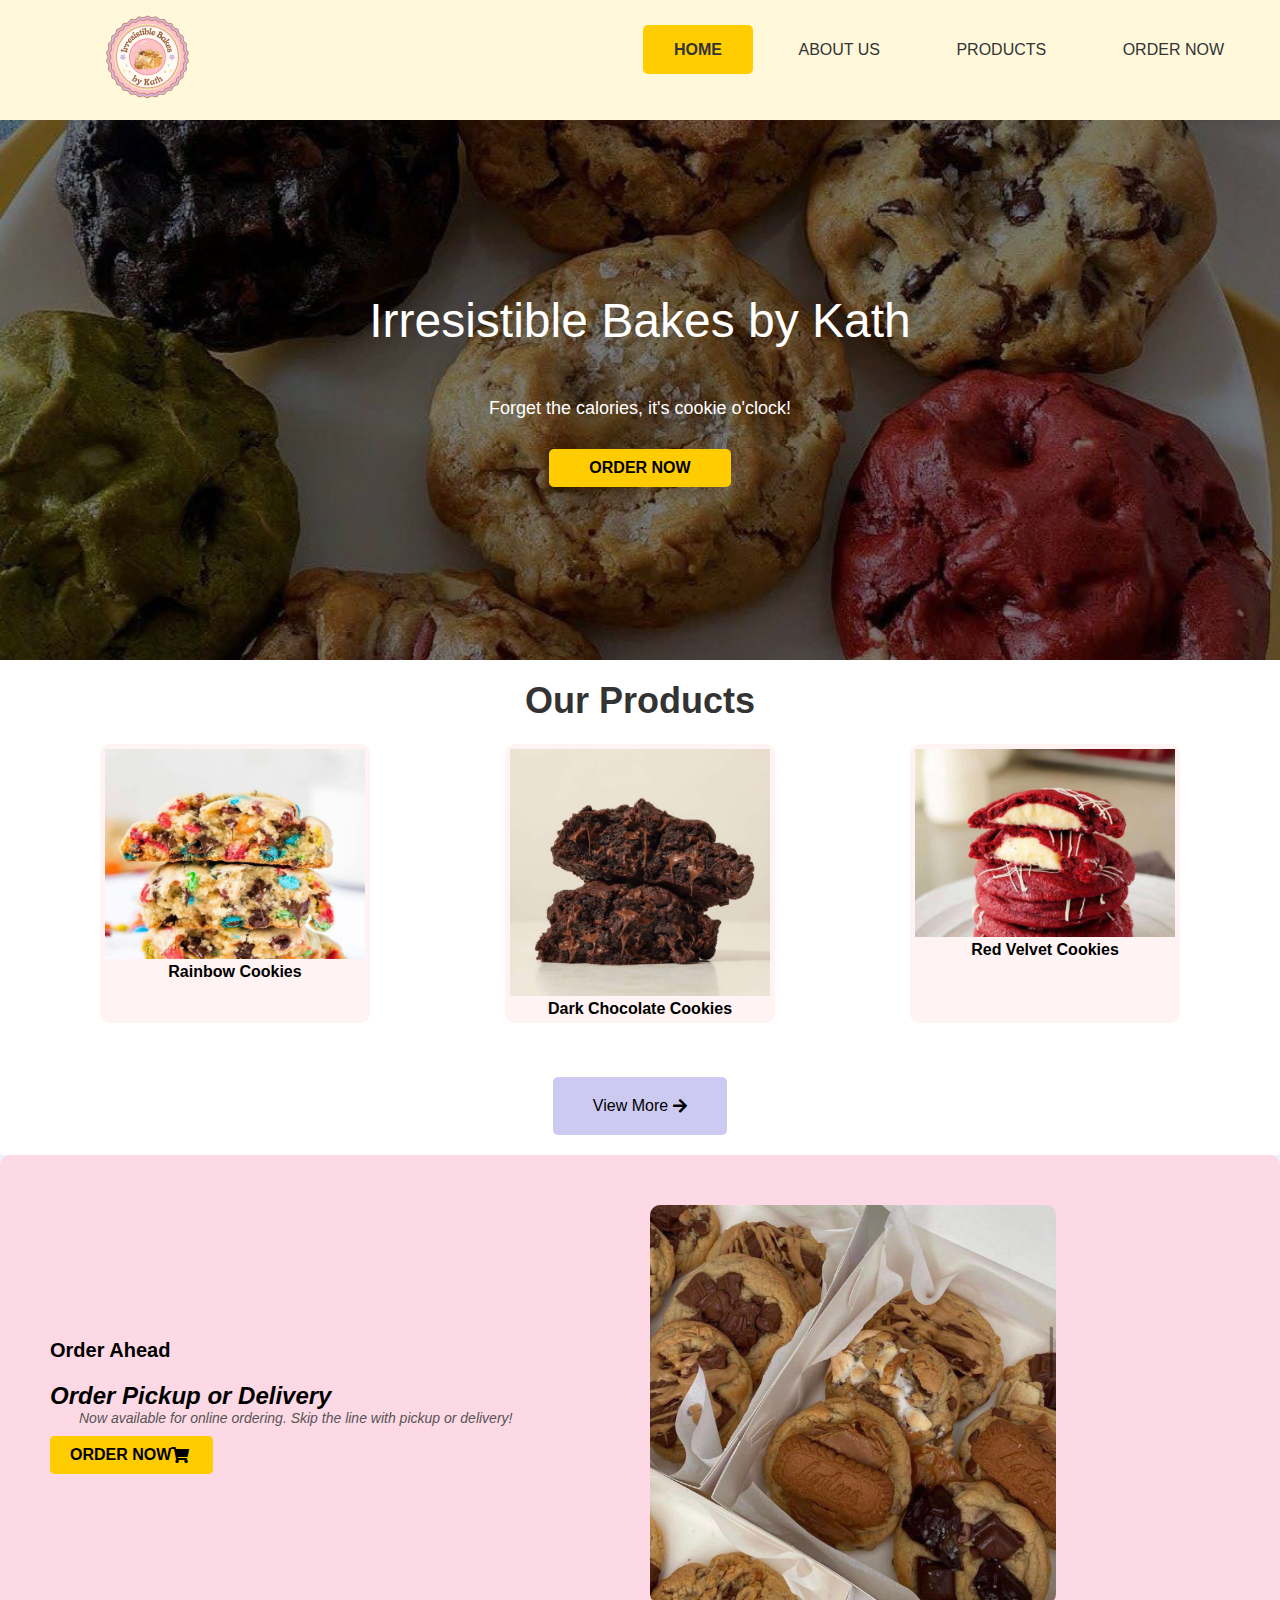
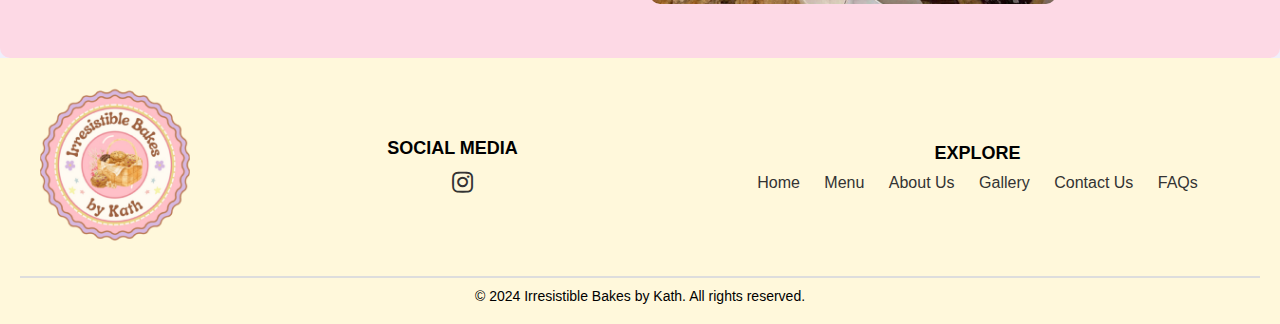
<file: index.html>
<!DOCTYPE html>
<html lang="en">
<head>
    <meta charset="UTF-8">
    <meta name="viewport" content="width=device-width, initial-scale=1.0">
    <title>Irresistible Bakes by Kath</title>
    <link rel="stylesheet" href="css/header.css">
    <link rel="stylesheet" href="css/footer.css">
    <link rel="stylesheet" href="css/style.css">
    <link rel="stylesheet" href="https://cdnjs.cloudflare.com/ajax/libs/font-awesome/5.15.3/css/all.min.css">
</head>
<body>
    <!-- Header (fixed and consistent with other pages) -->
    <header>
        <nav>
            <input type="checkbox" id="check">
            <label for="check" class="checkbtn"><i class="fas fa-bars"></i></label>
            <label class="logo"><img src="img/logo.png" alt="Bakes by Kath"></label>
            <ul>
              <li><a class="active" href="index.html">Home</a></li>
              <li><a href="about-us.html">About Us</a></li>
              <li><a href="product-page.html">Products</a></li>
              <li><a href="order-now.html">Order Now</a></li>
            </ul>
        </nav>
    </header>

    <!------------------ WELCOME SECTION -------------> 
    <section class="hero">
        <div class="overlay"></div>
        <div class="hero-content">
            <div class="text-container">
                <h1>Irresistible Bakes by Kath</h1>
                <h5>Forget the calories, it's cookie o'clock!</h5>
                <button class="order-button"><a href="order-now.html">ORDER NOW</a></button>
            </div>
        </div>
    </section>

    <!------------------ OUR PRODUCTS SECTION -------------> 
    <section class="course">
        <h1>Our Products</h1>
        <div class="row">
            <div class="product-col">
                <img src="img/rainbow.jpg" alt="Rainbow Cookies" class="product-image">
                <h4>Rainbow Cookies</h4>
            </div>
            <div class="product-col">
                <img src="img/dark chocolate.jpg" alt="Dark Chocolate Cookies" class="product-image">
                <h4>Dark Chocolate Cookies</h4>
            </div>
            <div class="product-col">
                <img src="img/red velvet.jpg" alt="Red Velvet Cookies" class="product-image">
                <h4>Red Velvet Cookies</h4>
            </div>
        </div>
        <!-- View More Button -->
        <button class="view-more-btn"><a href="product-page.html">View More <i class="fas fa-arrow-right"></i></a></button>
    </section>

    <!------------------ ORDER AHEAD SECTION -------------> 
    <section class="order-ahead">
        <div class="order-ahead-content">
            <div class="order-text">
                <h2>Order Ahead</h2>
                <h1 style="font-style: italic;">Order Pickup or Delivery</h1>
                <p style="font-style: italic;">Now available for online ordering. Skip the line with pickup or delivery!</p>
                <button class="order-btn"><a href="order-now.html"> ORDER NOW  <i class="fas fa-shopping-cart"></i> </a></button>
            </div>
            <div class="order-image">
                <img src="img/cookies 2.jpg" alt="Order Ahead Image" class="order-img">
            </div>
        </div>
    </section>

    <!------------------ FOOTER -------------> 
    <footer>
        <div class="container">
            <div class="footer-logo">
                <img src="img/footer_logo.png" alt="Irresistible Bakes by Kath">
            </div>
            <div class="footer-content">
                <h3>SOCIAL MEDIA</h3>
                <ul class="social-icons">
                    <li><a href="#"><i class="fa-brands fa-square-facebook"></i></a></li>
                    <li><a href="#"><i class="fab fa-instagram"></i></a></li>
                </ul>
            </div>
            <div class="footer-content">
                <h3>EXPLORE</h3>
                <ul class="explore-links">
                    <li><a href="index.html">Home</a></li>
                    <li><a href="#">Menu</a></li>
                    <li><a href="about-us.html">About Us</a></li>
                    <li><a href="#">Gallery</a></li>
                    <li><a href="#">Contact Us</a></li>
                    <li><a href="#">FAQs</a></li>
                </ul>
            </div>
        </div>
        <div class="bottom-bar">
            <hr>
            <p>© 2024 Irresistible Bakes by Kath. All rights reserved.</p>
        </div>
    </footer>
</body>
</html>
</file>
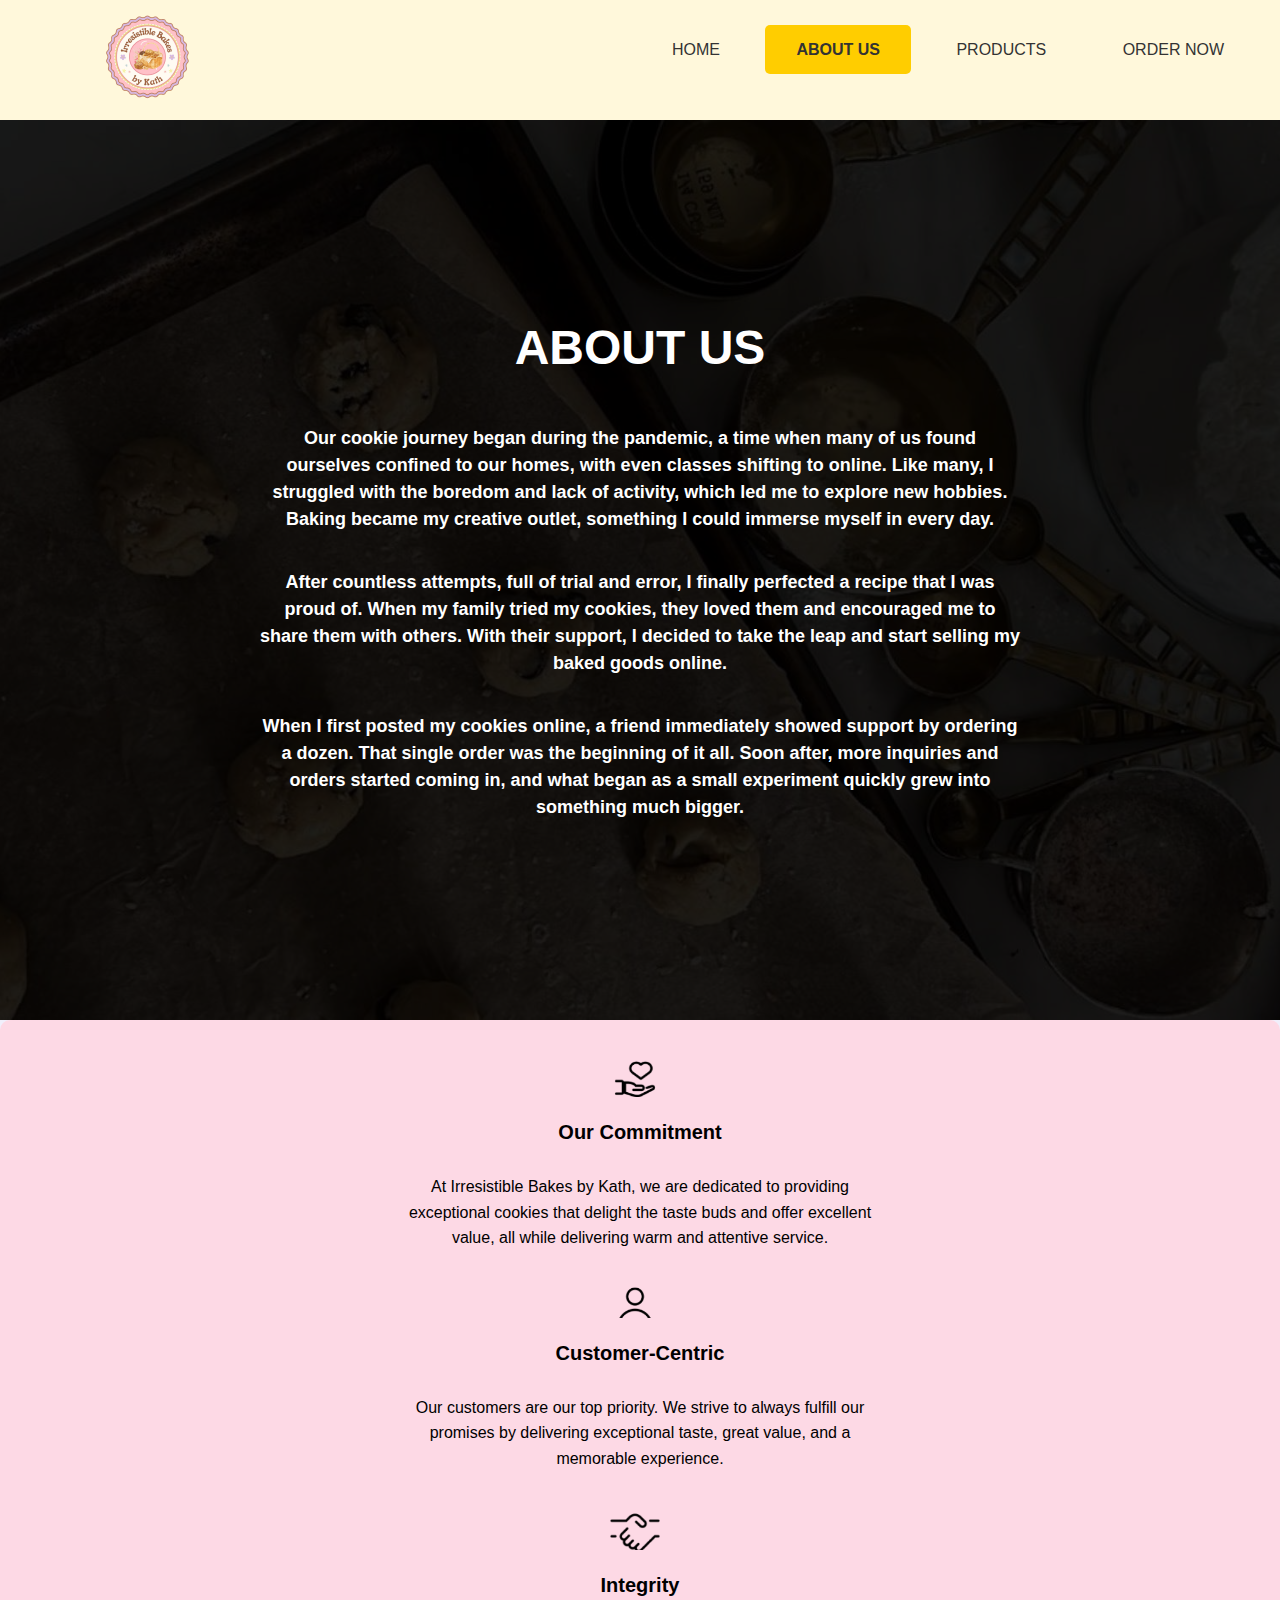
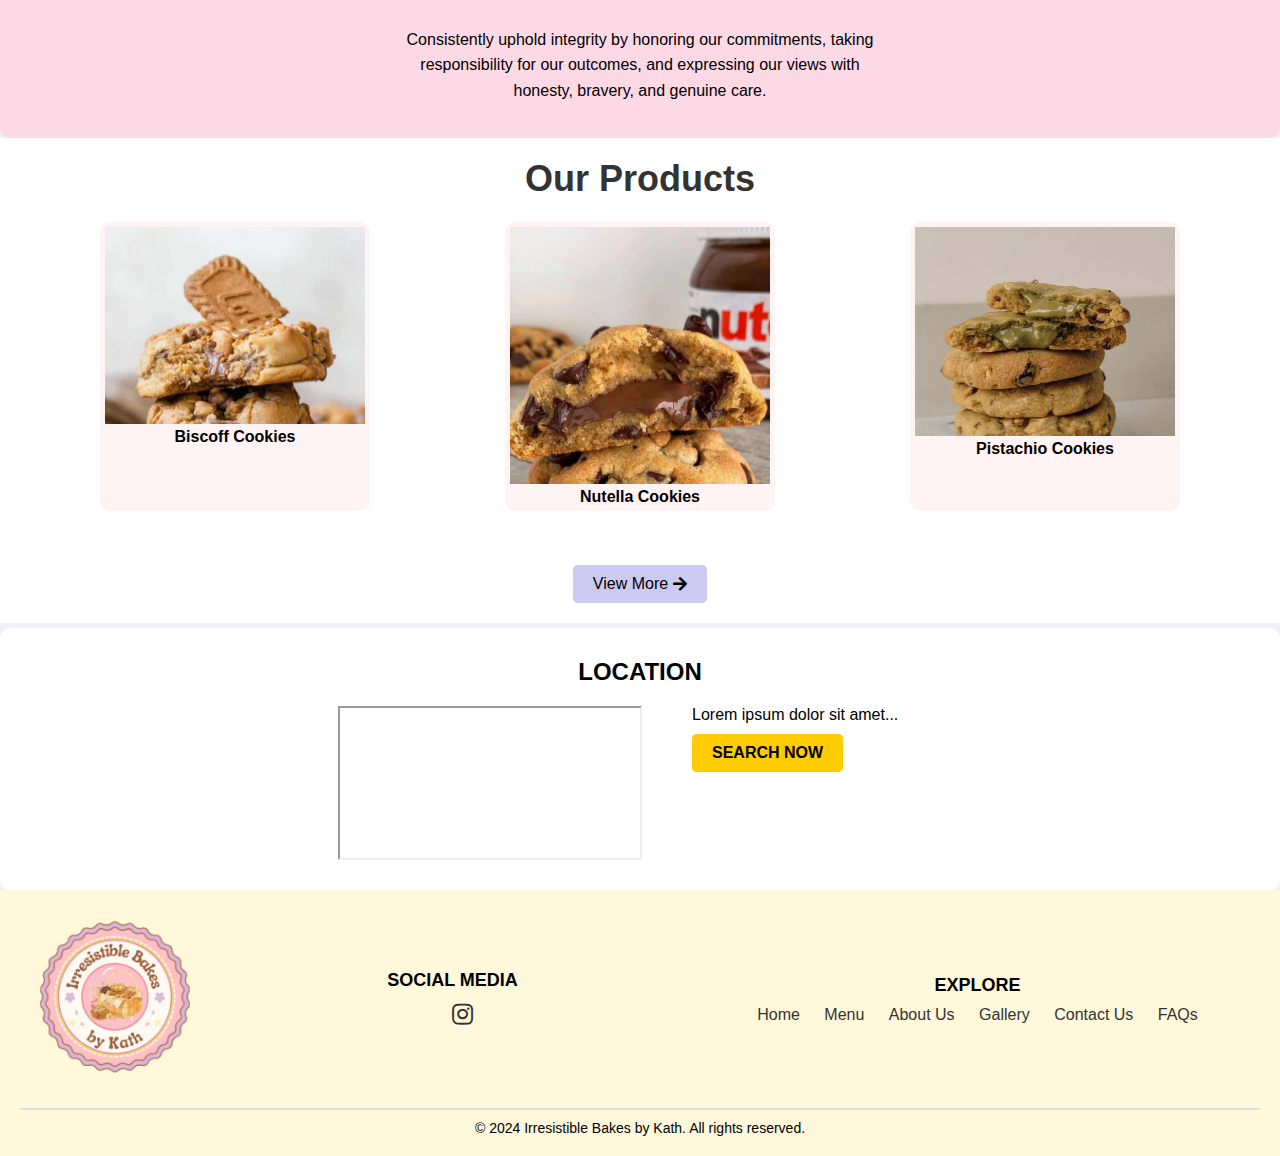
<file: about-us.html>
<!DOCTYPE html>
<html lang="en">
<head>
    <meta charset="UTF-8">
    <meta name="viewport" content="width=device-width, initial-scale=1.0">
    <title>Irresistible Bakes by Kath</title>
    <link rel="stylesheet" href="css/header.css">
    <link rel="stylesheet" href="css/footer.css">
    <link rel="stylesheet" href="css/style.css">
    <link rel="stylesheet" href="https://cdnjs.cloudflare.com/ajax/libs/font-awesome/5.15.3/css/all.min.css">
</head>
<body>
    <!-- Header (fixed and consistent with other pages) -->
    <header>
        <nav>
            <input type="checkbox" id="check">
            <label for="check" class="checkbtn"><i class="fas fa-bars"></i></label>
            <label class="logo"><img src="img/logo.png" alt="Bakes by Kath"></label>
            <ul>
              <li><a href="index.html">Home</a></li>
              <li><a class="active" href="about-us.html">About Us</a></li>
              <li><a href="product-page.html">Products</a></li>
              <li><a href="order-now.html">Order Now</a></li>
            </ul>
        </nav>
    </header>
    <section class="hero-section">
        <div class="overlay">
            <div class="hero-content">
                <h1>ABOUT US</h1>
                <p>Our cookie journey began during the pandemic, a time when many of us found ourselves confined to our homes, with even classes shifting to online. Like many, I struggled with the boredom and lack of activity, which led me to explore new hobbies. Baking became my creative outlet, something I could immerse myself in every day.</p>
                <br><br>
                <p>After countless attempts, full of trial and error, I finally perfected a recipe that I was proud of. When my family tried my cookies, they loved them and encouraged me to share them with others. With their support, I decided to take the leap and start selling my baked goods online.
                </p>
                <br><br>
                <p>When I first posted my cookies online, a friend immediately showed support by ordering a dozen. That single order was the beginning of it all. Soon after, more inquiries and orders started coming in, and what began as a small experiment quickly grew into something much bigger.</p>
            </div>
        </div>
    </section>

    <section class="about-us">
        <div class="commitment">
            <div class="commitment-item">
                <img src="img/commit.png" alt="Commitment" class="commitment-icon">
                <h2>Our Commitment</h2>
            </div>
            <p>At Irresistible Bakes by Kath, we are dedicated to providing exceptional cookies that delight the taste buds and offer excellent value, all while delivering warm and attentive service.</p>

            <div class="commitment-item">
                <img src="img/customer.png" alt="Customer Centric" class="commitment-icon">
                <h2>Customer-Centric</h2>
            </div>
            <p>Our customers are our top priority. We strive to always fulfill our promises by delivering exceptional taste, great value, and a memorable experience.</p>

            <div class="commitment-item">
                <img src="img/integerity.png" alt="Integrity" class="commitment-icon">
                <h2>Integrity</h2>
            </div>
            <p>Consistently uphold integrity by honoring our commitments, taking responsibility for our outcomes, and expressing our views with honesty, bravery, and genuine care.</p>
        </div>
    </section>

    <!------------------ OUR PRODUCT SECTION -------------> 
    <section class="course">
        <h1>Our Products</h1>
        <div class="row">
            <div class="product-col">
                <img src="img/biscoff.jpg" alt="Biscoff Cookies" class="product-image">
                <h4>Biscoff Cookies</h4>
            </div>
            <div class="product-col">
                <img src="img/nutella.jpg" alt="Nutella Cookies" class="product-image">
                <h4>Nutella Cookies</h4>
            </div>
            <div class="product-col">
                <img src="img/pistachio.jpg" alt="Pistachio Cookies" class="product-image">
                <h4>Pistachio Cookies</h4>
            </div>
        </div>
        <!-- View More Button -->
        <button class="view-more-btn-about"><a href="product-page.html">View More <i class="fas fa-arrow-right"></i></a></button>
    </section>

    <!------------------ LOCATION SECTION ------------->  
    <section class="location-section">
        <h1>LOCATION</h1>
        <div class="location-content">
            <iframe src="https://www.google.com/maps/embed?..."></iframe>
            <div class="second-row">
                <p>Lorem ipsum dolor sit amet...</p>
                <button class="order-btn-about"><a href="https://maps.app.goo.gl/ryiVeyGn3JTn6gF3A" target="_blank">SEARCH NOW</a></button>
            </div>
        </div>
    </section>

    <!------------------ FOOTER -------------> 
    <footer>
        <div class="container">
            <div class="footer-logo">
                <img src="img/footer_logo.png" alt="Irresistible Bakes by Kath">
            </div>
            <div class="footer-content">
                <h3>SOCIAL MEDIA</h3>
                <ul class="social-icons">
                    <li><a href="#"><i class="fa-brands fa-square-facebook"></i></a></li>
                    <li><a href="#"><i class="fab fa-instagram"></i></a></li>
                </ul>
            </div>
            <div class="footer-content">
                <h3>EXPLORE</h3>
                <ul class="explore-links">
                    <li><a href="index.html">Home</a></li>
                    <li><a href="#">Menu</a></li>
                    <li><a href="about-us.html">About Us</a></li>
                    <li><a href="#">Gallery</a></li>
                    <li><a href="#">Contact Us</a></li>
                    <li><a href="#">FAQs</a></li>
                </ul>
            </div>
        </div>
        <div class="bottom-bar">
            <hr>
            <p>© 2024 Irresistible Bakes by Kath. All rights reserved.</p>
        </div>
    </footer>
</body>
</html>
</file>
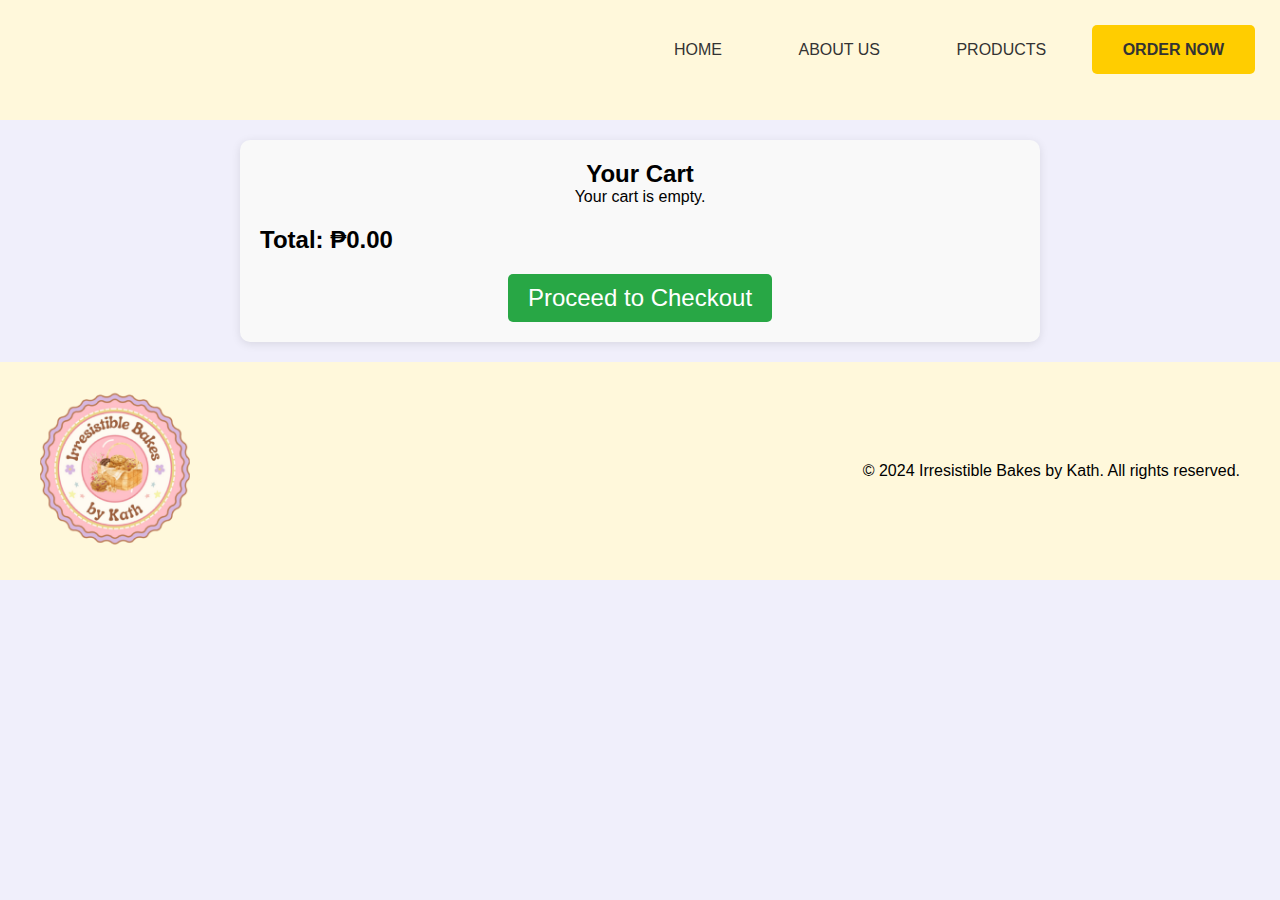
<file: order-now.html>
<!DOCTYPE html>
<html lang="en">
<head>
    <meta charset="UTF-8">
    <meta name="viewport" content="width=device-width, initial-scale=1.0">
    <title>Order Now - Irresistible Bakes by Kath</title>
    <link rel="stylesheet" href="css/header.css"> <!-- Assuming this handles the consistent header style -->
    <link rel="stylesheet" href="css/footer.css">
    <link rel="stylesheet" href="css/style.css">
    <link rel="stylesheet" href="https://cdnjs.cloudflare.com/ajax/libs/font-awesome/5.15.3/css/all.min.css">
    <style>
        /* Additional styles specific to the Order Now page */
        .cart-section {
            padding: 20px;
            text-align: center;
        }
        .cart-container {
            max-width: 800px;
            margin: 0 auto;
            padding: 20px;
            background-color: #f9f9f9;
            border-radius: 10px;
            box-shadow: 0 2px 10px rgba(0, 0, 0, 0.1);
        }
        .cart-item {
            display: flex;
            justify-content: space-between;
            padding: 10px;
            border-bottom: 1px solid #ccc;
        }
        .cart-item span {
            font-size: 1.2em;
        }
        .cart-item button {
            margin-left: 10px;
            background-color: #f04e31;
            color: white;
            border: none;
            border-radius: 5px;
            padding: 5px 10px;
            cursor: pointer;
        }
        .cart-item button:hover {
            background-color: #e63e21;
        }
        .cart-total, #checkout-btn {
            margin-top: 20px;
            font-size: 1.5em;
        }
        #checkout-btn {
            background-color: #28a745;
            color: white;
            padding: 10px 20px;
            border: none;
            border-radius: 5px;
            cursor: pointer;
        }
        #checkout-btn:hover {
            background-color: #218838;
        }
    </style>
</head>
<body>
    <!-- Header (now fixed to match the other pages) -->
    <header>
        <nav>
            <!-- Checkbox for toggling menu -->
            <input type="checkbox" id="check">
        
            <!-- Menu icon -->
            <label for="check" class="checkbtn">
              <i class="fas fa-bars"></i>
            </label>
            
            <!-- Navigation links (organized like the other pages) -->
            <ul>
              <li><a href="index.html">Home</a></li>
              <li><a href="about-us.html">About Us</a></li>
              <li><a href="product-page.html">Products</a></li>
              <li><a class="active" href="order-now.html">Order Now</a></li>
            </ul>
        </nav>
    </header>

    <section class="cart-section">
        <div class="cart-container">
            <h1>Your Cart</h1>
            <div id="cart-items">
                <!-- Cart items will be dynamically inserted here -->
            </div>
            <h3 class="cart-total" id="cart-total">Total: ₱0.00</h3>
            <button id="checkout-btn">Proceed to Checkout</button>
        </div>
    </section>

    <footer>
        <div class="container">
            <div class="footer-logo">
                <img src="img/footer_logo.png" alt="Irresistible Bakes by Kath">
            </div>
            <p>© 2024 Irresistible Bakes by Kath. All rights reserved.</p>
        </div>
    </footer>

    <script>
        // Retrieve cart from localStorage or initialize empty cart
        let cart = JSON.parse(localStorage.getItem('cart')) || [];

        function renderCart() {
            const cartItems = document.getElementById('cart-items');
            const cartTotal = document.getElementById('cart-total');
            cartItems.innerHTML = ''; // Clear existing items
            let total = 0;

            // Check if cart is empty
            if (cart.length === 0) {
                cartItems.innerHTML = "<p>Your cart is empty.</p>";
            } else {
                // Iterate through cart items and display them
                cart.forEach(product => {
                    total += product.price * product.quantity;
                    cartItems.innerHTML += `
                        <div class="cart-item">
                            <span>${product.name} - ₱${product.price} x ${product.quantity}</span>
                            <div>
                                <button onclick="increaseQuantity('${product.name}')">+</button>
                                <button onclick="decreaseQuantity('${product.name}')">-</button>
                                <button onclick="removeFromCart('${product.name}')">Delete</button>
                            </div>
                        </div>`;
                });
            }

            cartTotal.innerText = `Total: ₱${total.toFixed(2)}`;
            localStorage.setItem('cart', JSON.stringify(cart)); // Save updated cart to local storage
        }

        function increaseQuantity(itemName) {
            let product = cart.find(product => product.name === itemName);
            if (product) {
                product.quantity += 1;
                renderCart();
            }
        }

        function decreaseQuantity(itemName) {
            let product = cart.find(product => product.name === itemName);
            if (product && product.quantity > 1) {
                product.quantity -= 1;
                renderCart();
            }
        }

        function removeFromCart(itemName) {
            cart = cart.filter(product => product.name !== itemName);
            renderCart();
        }

        window.onload = renderCart; // Render the cart when the page loads
    </script>
</body>
</html>
</file>
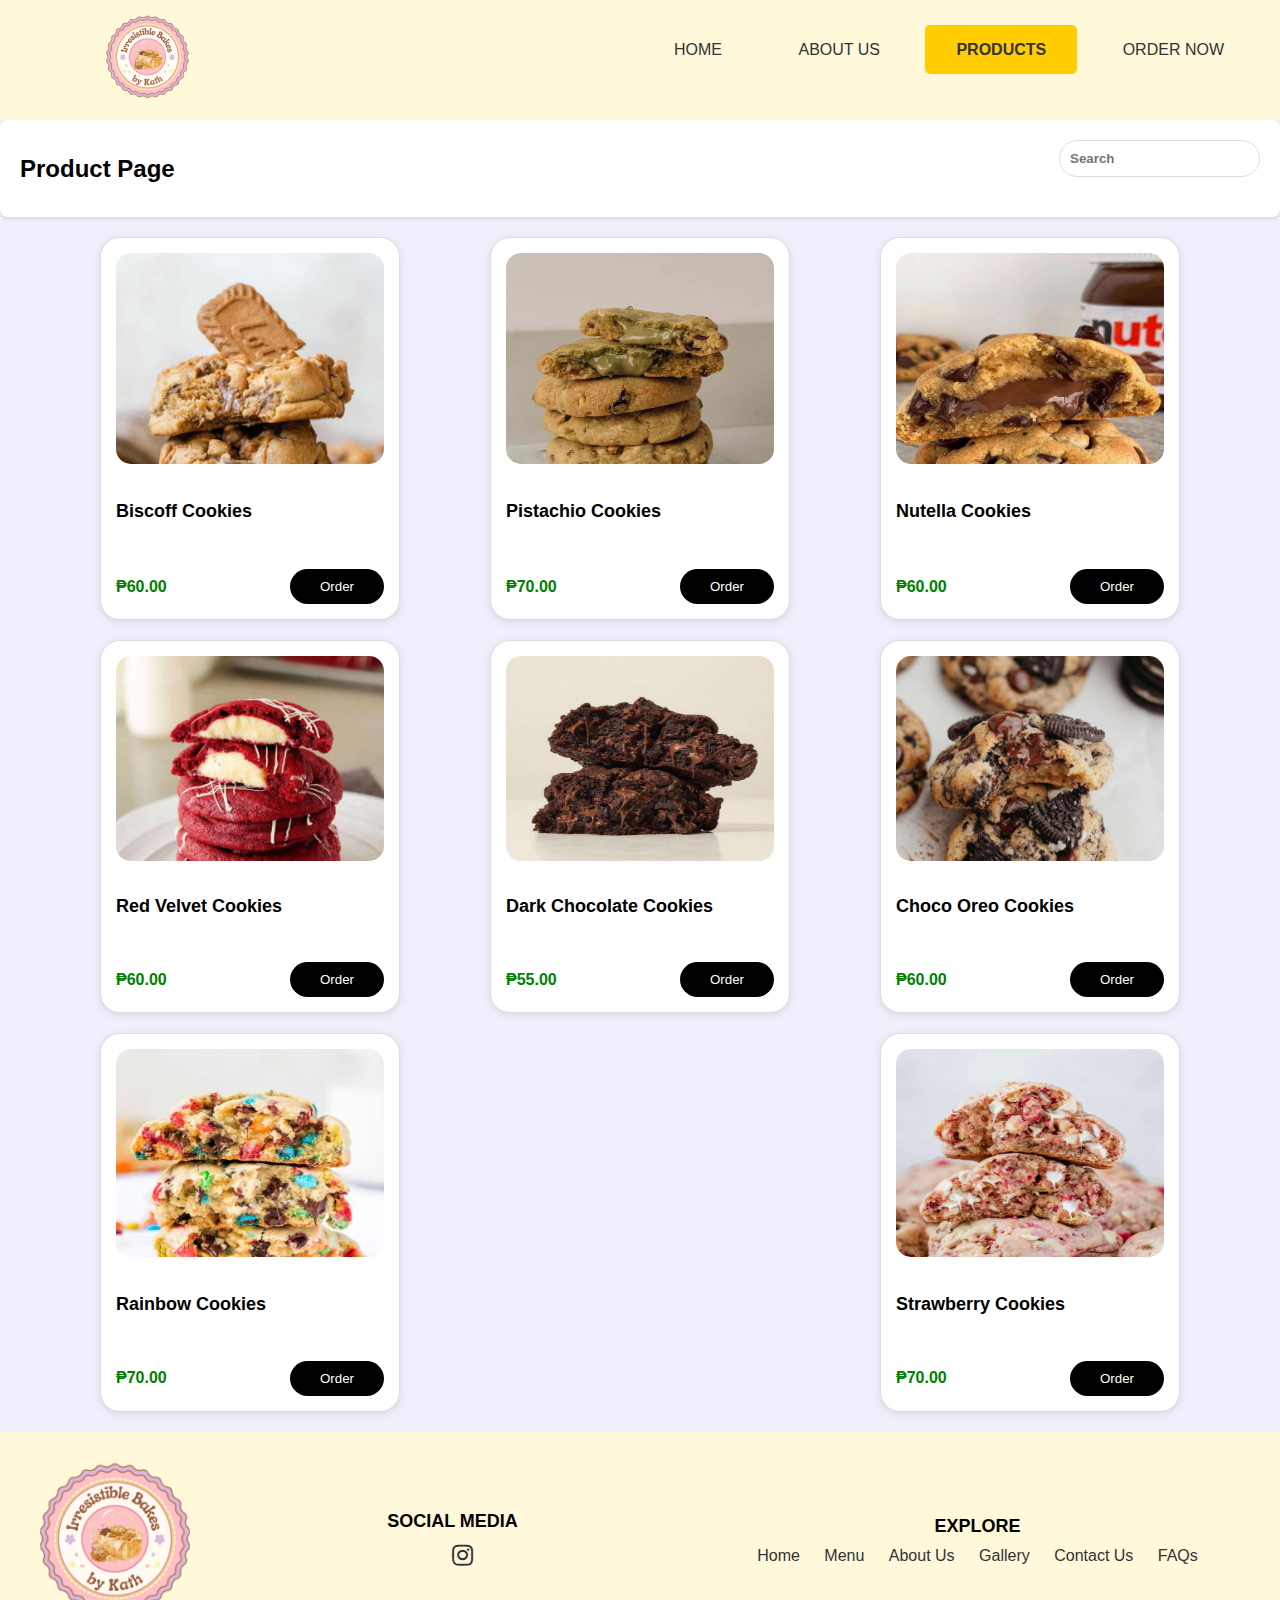
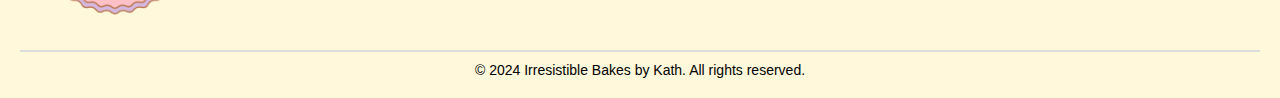
<file: product-page.html>
<!DOCTYPE html>
<html lang="en">
<head>
    <meta charset="UTF-8">
    <meta name="viewport" content="width=device-width, initial-scale=1.0">
    <title>Irresistible Bakes by Kath</title>
    <link rel="stylesheet" href="css/header.css">
    <link rel="stylesheet" href="css/footer.css">
    <link rel="stylesheet" href="css/style.css">
    <link rel="stylesheet" href="https://cdnjs.cloudflare.com/ajax/libs/font-awesome/5.15.3/css/all.min.css">
</head>
<body>
    <header>
        <nav>
            <input type="checkbox" id="check">
            <label for="check" class="checkbtn"><i class="fas fa-bars"></i></label>
            <label class="logo"><img src="img/logo.png" alt="Bakes by Kath"></label>
            <ul>
              <li><a href="index.html">Home</a></li>
              <li><a href="about-us.html">About Us</a></li>
              <li><a class="active" href="#">Products</a></li>
              <li><a href="order-now.html">Order Now</a></li>
            </ul>
        </nav>
    </header>

    <section>
        <div class="product">
            <div class="header-search">
                <h1>Product Page</h1>
                <div class="search-container">
                    <input type="text" placeholder="Search" class="search-bar">
                </div>
            </div>
            
            <div class="container">
                <div class="product-grid">
                    <!-- Product Cards with enabled order functionality -->
                    <div class="product-card">
                        <img src="img/biscoff.jpg" alt="Biscoff Cookies">
                        <h2>Biscoff Cookies</h2>
                        <div class="price-order">
                            <p>₱60.00</p>
                            <button onclick="addToCart('Biscoff Cookies', 60)">Order</button>
                        </div>
                    </div>

                    <div class="product-card">
                        <img src="img/pistachio.jpg" alt="Pistachio Cookies">
                        <h2>Pistachio Cookies</h2>
                        <div class="price-order">
                            <p>₱70.00</p>
                            <button onclick="addToCart('Pistachio Cookies', 70)">Order</button>
                        </div>
                    </div>

                    <div class="product-card">
                        <img src="img/nutella.jpg" alt="Nutella Cookies">
                        <h2>Nutella Cookies</h2>
                        <div class="price-order">
                            <p>₱60.00</p>
                            <button onclick="addToCart('Nutella Cookies', 60)">Order</button>
                        </div>
                    </div>

                    <div class="product-card">
                        <img src="img/red velvet.jpg" alt="Red Velvet Cookies">
                        <h2>Red Velvet Cookies</h2>
                        <div class="price-order">
                            <p>₱60.00</p>
                            <button onclick="addToCart('Red Velvet Cookies', 60)">Order</button>
                        </div>
                    </div>

                    <div class="product-card">
                        <img src="img/dark chocolate.jpg" alt="Dark Chocolate Cookies">
                        <h2>Dark Chocolate Cookies</h2>
                        <div class="price-order">
                            <p>₱55.00</p>
                            <button onclick="addToCart('Dark Chocolate Cookies', 55)">Order</button>
                        </div>
                    </div>

                    <div class="product-card">
                        <img src="img/choco oreo.jpg" alt="Choco Oreo Cookies">
                        <h2>Choco Oreo Cookies</h2>
                        <div class="price-order">
                            <p>₱60.00</p>
                            <button onclick="addToCart('Choco Oreo Cookies', 60)">Order</button>
                        </div>
                    </div>

                    <div class="product-card">
                        <img src="img/rainbow.jpg" alt="Rainbow Cookies">
                        <h2>Rainbow Cookies</h2>
                        <div class="price-order">
                            <p>₱70.00</p>
                            <button onclick="addToCart('Rainbow Cookies', 70)">Order</button>
                        </div>
                    </div>

                    <div class="product-card">
                        <img src="img/strawberry.jpg" alt="Strawberry Cookies">
                        <h2>Strawberry Cookies</h2>
                        <div class="price-order">
                            <p>₱70.00</p>
                            <button onclick="addToCart('Strawberry Cookies', 70)">Order</button>
                        </div>
                    </div>
                </div>
            </div>
        </div>
    </section>

   <!------------------ FOOTER -------------> 
    <footer>
        <div class="container">
            <div class="footer-logo">
                <img src="img/footer_logo.png" alt="Irresistible Bakes by Kath">
            </div>
            <div class="footer-content">
                <h3>SOCIAL MEDIA</h3>
                <ul class="social-icons">
                    <li><a href="#"><i class="fa-brands fa-square-facebook"></i></a></li>
                    <li><a href="#"><i class="fab fa-instagram"></i></a></li>
                </ul>
            </div>
            <div class="footer-content">
                <h3>EXPLORE</h3>
                <ul class="explore-links">
                    <li><a href="index.html">Home</a></li>
                    <li><a href="#">Menu</a></li>
                    <li><a href="about-us.html">About Us</a></li>
                    <li><a href="#">Gallery</a></li>
                    <li><a href="#">Contact Us</a></li>
                    <li><a href="#">FAQs</a></li>
                </ul>
            </div>
        </div>
        <div class="bottom-bar">
            <hr>
            <p>© 2024 Irresistible Bakes by Kath. All rights reserved.</p>
        </div>
    </footer>

    <script>
        // JavaScript to enable cart functionality
        let cart = JSON.parse(localStorage.getItem('cart')) || [];

        function addToCart(item, price) {
            let existingItem = cart.find(product => product.name === item);
            if (existingItem) {
                existingItem.quantity += 1;
            } else {
                cart.push({ name: item, price: price, quantity: 1 });
            }
            localStorage.setItem('cart', JSON.stringify(cart)); // Store cart in localStorage
            alert(item + " added to cart!");
        }
    </script>      
</body>
</html>
</file>
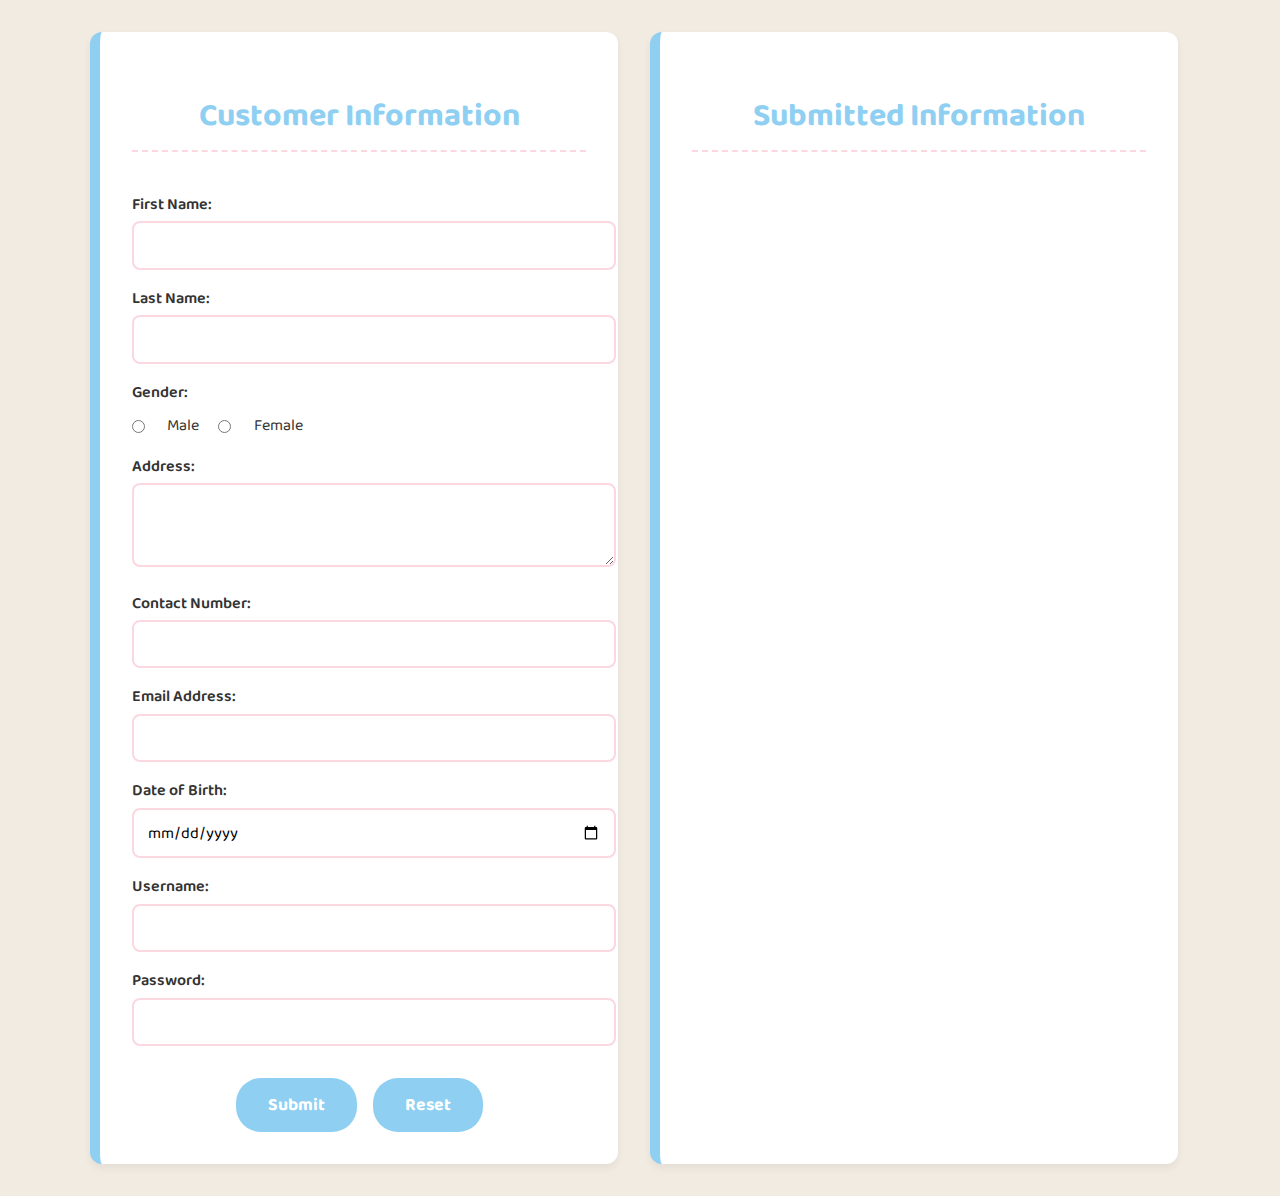
<file: signup.html>
<!DOCTYPE html>
<html lang="en">
<head>
  <meta charset="UTF-8" />
  <title>Customer Information Form</title>
  <link href="https://fonts.googleapis.com/css2?family=Baloo+2&display=swap" rel="stylesheet">
  <style>
    :root {
      --skyblue: #8ECFF2;
      --dirtywhite: #f2ebe2;
      --pastelpink: #FBD7E0;
      --softyellow: #8ECFF2;
      --lightbrown: #E6C7A1;
    }

    body {
      margin: 0;
      font-family: 'Baloo 2', cursive, Arial, sans-serif;
      background-color: var(--dirtywhite);
      color: #333;
      min-height: 100vh;
      display: flex;
      justify-content: center;
      align-items: flex-start;
      padding: 2rem;
    }

    .container {
      display: flex;
      gap: 2rem;
      max-width: 1100px;
      width: 100%;
    }

    .form-box,
    .display-box {
      background-color: white;
      border-left: 10px solid var(--skyblue);
      border-radius: 12px;
      box-shadow: 0 4px 8px rgba(0, 0, 0, 0.06);
      padding: 2rem;
      width: 48%;
      box-sizing: border-box;
      display: flex;
      flex-direction: column;
    }

    h2 {
      font-size: 2rem;
      color: var(--skyblue);
      margin-bottom: 1.5rem;
      border-bottom: 2px dashed var(--pastelpink);
      padding-bottom: 0.5rem;
      text-align: center;
    }

    label {
      font-weight: 600;
      margin-top: 1rem;
      display: block;
    }

    input[type="text"],
    input[type="email"],
    input[type="date"],
    input[type="password"],
    textarea,
    select {
      width: 100%;
      padding: 0.6rem 0.8rem;
      margin-top: 0.3rem;
      border: 2px solid var(--pastelpink);
      border-radius: 8px;
      font-size: 1rem;
      font-family: 'Baloo 2', cursive, Arial, sans-serif;
      transition: border-color 0.3s ease;
    }

    input:focus,
    textarea:focus,
    select:focus {
      outline: none;
      border-color: var(--skyblue);
      background-color: var(--pastelpink);
    }

    textarea {
      resize: vertical;
      min-height: 60px;
    }

    .radio-group {
      margin-top: 0.5rem;
      display: flex;
      gap: 1.2rem;
      align-items: center;
    }

    .radio-group input[type="radio"] {
      margin-left: 0;
      cursor: pointer;
    }

    .radio-group label {
      font-weight: normal;
      cursor: pointer;
      margin: 0;
    }

    .buttons {
      margin-top: 2rem;
      display: flex;
      gap: 1rem;
      justify-content: center;
    }

    button {
      background-color: var(--skyblue);
      color: white;
      border: none;
      border-radius: 25px;
      padding: 0.8rem 2rem;
      font-size: 1.1rem;
      font-weight: 700;
      cursor: pointer;
      transition: background-color 0.3s ease;
      font-family: 'Baloo 2', cursive, Arial, sans-serif;
    }

    button:hover {
      background-color: #74bde3;
    }

    .display-box p {
      background-color: var(--pastelpink);
      padding: 0.7rem 1rem;
      border-radius: 10px;
      margin-bottom: 1rem;
      font-weight: 600;
      font-size: 1.05rem;
      color: #555;
      word-wrap: break-word;
    }
  </style>
</head>
<body>
  <div class="container">
    <div class="form-box">
      <h2>Customer Information</h2>
      <form id="customerForm">
        <label for="fname">First Name:</label>
        <input type="text" id="fname" required />

        <label for="lname">Last Name:</label>
        <input type="text" id="lname" required />

        <label>Gender:</label>
        <div class="radio-group">
          <input type="radio" id="male" name="gender" value="Male" />
          <label for="male">Male</label>
          <input type="radio" id="female" name="gender" value="Female" />
          <label for="female">Female</label>
        </div>

        <label for="address">Address:</label>
        <textarea id="address" rows="2"></textarea>

        <label for="contact">Contact Number:</label>
        <input type="text" id="contact" required />

        <label for="email">Email Address:</label>
        <input type="email" id="email" required />

        <label for="dob">Date of Birth:</label>
        <input type="date" id="dob" />

        <label for="username">Username:</label>
        <input type="text" id="username" required />

        <label for="password">Password:</label>
        <input type="password" id="password" required />

        <div class="buttons">
          <button type="button" onclick="submitForm()">Submit</button>
          <button type="reset" onclick="clearDisplay()">Reset</button>
        </div>
      </form>
    </div>

    <div class="display-box" id="outputBox">
      <h2>Submitted Information</h2>
    </div>
  </div>

  <script>
    function submitForm() {
      const fname = document.getElementById("fname").value;
      const lname = document.getElementById("lname").value;
      const gender = document.querySelector('input[name="gender"]:checked');
      const address = document.getElementById("address").value;
      const contact = document.getElementById("contact").value;
      const email = document.getElementById("email").value;
      const dob = document.getElementById("dob").value;
      const username = document.getElementById("username").value;
      const password = document.getElementById("password").value;

      let outputHTML = `
        <p><strong>First Name:</strong> ${fname}</p>
        <p><strong>Last Name:</strong> ${lname}</p>
        <p><strong>Gender:</strong> ${gender ? gender.value : 'Not selected'}</p>
        <p><strong>Address:</strong> ${address}</p>
        <p><strong>Contact:</strong> ${contact}</p>
        <p><strong>Email:</strong> ${email}</p>
        <p><strong>Date of Birth:</strong> ${dob}</p>
        <p><strong>Username:</strong> ${username}</p>
        <p><strong>Password:</strong> ${password}</p>
      `;

      document.getElementById("outputBox").innerHTML = `<h2>Submitted Information</h2>${outputHTML}`;
      document.getElementById("customerForm").reset();
    }

    function clearDisplay() {
  document.getElementById("outputBox").innerHTML = "<h2>Submitted Information</h2>";
}
  </script>
</body>
</html>
</file>
<file: css/header.css>
/* Google Fonts Link */
* {
  padding: 0;
  margin: 0;
  text-decoration: none;
  list-style: none;
  font-family: Arial, sans-serif;
  box-sizing: border-box;
}

header{
  background-color:#FFF8DB;
  display: flex;
  align-items: center;
  padding: 10px 0;
  justify-content: space-around;
}

nav {
  background-color:#FFF8DB;
height: 100px;
width: 100%;
}

label.logo {
color: white;
font-size: 25px;
line-height: 80px;
padding: 0 100px;
font-weight: bold;
}

nav ul {
float: right;
margin-right: 20px;
}

nav ul li {
display: inline-block;
line-height: 80px;
margin: 0 5px;
}

nav ul li a {
  text-decoration: none;
  color: #333;
  padding: 15px 30px;
  border: 1px solid transparent;
  font-weight: normal;
  border-radius: 5px; 
text-transform: uppercase;
}

header ul li a.active,
header ul li a:hover {
  background-color: #FFCD00;
  font-weight: 600;
  transition: .3s;
}

.checkbtn {
font-size: 22px;
color: black;
float: right;
line-height: 80px;
margin-right: 30px;
cursor: pointer;
display: none;
}

#check {
display: none;
}

@media (max-width: 480px) {
.checkbtn {
  display: block;
}

label.logo {
  font-size: 22px;
}

/* Set the sidebar (ul) to occupy the full height */
header ul {
  position: fixed;
  height: 100%; /* Change this to 100% to fill the entire height */
  width: 250px;
  background: white;
  top: 0; /* Align it to the top */
  left: -100%;
  text-align: left;
  transition: all .5s;
  padding-left: 10px;
  z-index: 10; 
}

nav ul li {
  display: block;
  margin: 50px 0;
  line-height: 0px;
  width: 250px;
}

nav ul li a {
  font-size: 16px;
  text-decoration: none;
  color: #333;
}

header ul li a:hover,
header ul li a.active {
  background: none;
  background-color: #FFCD00;
}

#check:checked ~ ul {
  left: 0;
}
}
</file>
<file: css/footer.css>
footer {
    background-color: #FFF8DB; /* Light cream color */
    padding: 20px;
    text-align: center;
}

.container {
    display: flex; /* Use flexbox to arrange items in a row */
    justify-content: space-between; /* Space between items */
    align-items: center; /* Center items vertically */
    max-width: 1200px;
    margin: auto;
}

.footer-logo img {
    width: 150px; /* Adjust the size as needed */
}

.footer-content {
    margin: 0 20px; /* Margin between footer sections */
    flex: 1; /* Allow footer content to grow evenly */
}

.footer-content h3 {
    margin-bottom: 10px;
    font-size: 18px;
    font-weight: bold;
}

.social-icons,
.explore-links {
    list-style: none;
    padding: 0;
}

.social-icons li,
.explore-links li {
    display: inline; /* Display items inline for horizontal layout */
    margin: 0 10px;
}

.social-icons li a {
    text-decoration: none;
    color: #333; /* Dark color for the icons */
    font-size: 24px; /* Size of social media icons */
}

.social-icons li a:hover {
    color: #FFCD00; /* Change color of the icon on hover */
}

.social-icons li a::after {
    content: ''; /* Create an empty content */
    display: block; /* Block to apply width */
    width: 100%; /* Full width */
    height: 2px; /* Thickness of the underline */
    position: absolute; /* Position relative to the text */
    left: 0;
    transform: scaleX(0); /* Initially hide the underline */
    transition: transform 0.3s ease; /* Smooth transition */
}

.social-icons li a:hover::after {
    transform: scaleX(1); /* Show underline on hover */
}


.explore-links li a {
    text-decoration: none; /* Remove default underline */
    color: #333; /* Color of the text */
    position: relative; /* Required for the pseudo-element */
}

.explore-links li a::after {
    content: ''; /* Create an empty content */
    display: block; /* Block to apply width */
    width: 100%; /* Full width */
    height: 2px; /* Thickness of the underline */
    background: #FFCD00; /* Underline color */
    position: absolute; /* Position relative to the text */
    left: 0;
    bottom: -5px; /* Space between text and underline */
    transform: scaleX(0); /* Initially hide the underline */
    transition: transform 0.3s ease; /* Smooth transition */
}

.explore-links li a:hover::after {
    transform: scaleX(1); /* Show underline on hover */
}

.bottom-bar {
    margin-top: 20px;
}

.bottom-bar hr {
    margin: 10px 0;
}

.bottom-bar p {
    font-size: 14px;
}

/* Responsive Styles */
@media (max-width: 768px) {
    .container {
        flex-direction: column; /* Stack items on smaller screens */
        align-items: center; /* Center items */
    }

    .footer-content {
        text-align: center; /* Center text on smaller screens */
        margin: 10px 0; /* Margin between footer content */
    }

    .social-icons li,
    .explore-links li {
        display: block; /* Stack social media icons and explore links */
        margin: 5px 0;
    }
}
</file>
<file: css/style.css>
/* >>>>>>>>>>>>>>>>>>>>>>>>>>>>>>>>>>>>>>>>>>>>>>>>>>> HOME PAGE <<<<<<<<<<<<<<<<<<<<<<<<<<<<<<<<<<<<<<<<<<<<<<<<<<<<<<<<< */

.hero {
    background-image: url('../img/cookies.jpg'); /* Replace with your image path */
    background-size: cover;
    background-position: center;
    height: 60vh; /* Set a default height */
    position: relative;
    display: flex;
    justify-content: center;
    align-items: center;
}

.hero .overlay {
    position: absolute;
    top: 0;
    left: 0;
    width: 100%;
    height: 100%;
    background-color: rgba(0, 0, 0, 0.51); /* Dark overlay */
    z-index: 1; /* Below text but above the image */
}

.hero-content {
    text-align: center;
    position: relative; /* For positioning buttons */
    z-index: 5; /* Ensure content is above the overlay */
}

.nav-button {
    background-color: rgba(255, 255, 255, 0.8);
    border: none;
    border-radius: 50%;
    font-size: 24px;
    padding: 10px;
    cursor: pointer;
    position: absolute;
    top: 50%; /* Center vertically */
    transform: translateY(-50%);
    z-index: 10; /* Bring buttons above the overlay */
}

.prev-button {
    left: 20px; /* Adjust position */
}

.next-button {
    right: 20px; /* Adjust position */
}

.text-container {
    z-index: 5; /* Ensure text is above overlay */
}

.text-container h1 {
    color: #fff;
    font-size: 50px; /* Default size */
    margin: 0;
    font-family: "Arial Rounded MT Bold", Arial, sans-serif;
    font-weight: lighter;
}

.text-container h5 {
    color: #fff;
    font-size: 18px; /* Default size */
    margin: 10px 0;
    font-weight: lighter;
    font-family: "Archivo", sans-serif; /* Apply the specified font */
}

.order-button, .order-button a {
    background-color: #ffcc00;
    color: black;
    border: none;
    border-radius: 5px;
    padding: 10px 20px;
    font-size: 16px;
    cursor: pointer;
    font-weight: bold;
    margin-top: 20px;
}

.order-button:hover, .order-button a:hover {
    background-color: #CCCAF1;
}

.dot-indicator {
    position: absolute;
    bottom: 20px; /* Adjust for spacing from bottom */
    left: 50%;
    transform: translateX(-50%);
    display: flex;
    gap: 10px; /* Space between dots */
    z-index: 5;
}

.dot {
    height: 10px;
    width: 10px;
    background-color: #bbb; /* Gray color */
    border-radius: 50%;
    display: inline-block;
}

.dot.active {
    background-color: white; /* Darker color for the active dot */
}



/* >>>>>>>>>>>>>>>>>>>>>>>>>>>>>>> WELCOME SECTION <<<<<<<<<<<<<<<<<<<<<<<<<<<<<<<<<<<<< */
.welcome {
    text-align: center;
    background-color: #f9f9f9; 
    padding: 40px 100px;
    margin: 20px 0; 
    border-radius: 10px; 
}

.welcome h2 {
    font-size: 28px; 
    margin-bottom: 20px;
}

.welcome p {
    font-size: 16px; 
    color: #555; 
}

/* >>>>>>>>>>>>>>>>>>>>>>>>>>>>>>>> ORDER AHEAD SECTION <<<<<<<<<<<<<<<<<<<<<<<<<<<<<<<<<<<<<< */
.order-ahead {
    text-align: left;
    background-color: #fdd9e5; 
    margin: 0 0; 
    border-radius: 10px;
    padding: 50px; 
}

.order-ahead-content {
    display: flex;
    justify-content: space-between; 
    align-items: center; 
}

.order-text {
    flex: 1; 
    padding-right: 20px;
}

.order-image {
    flex: 1; 
}

.order-img {
    width: 70%; /* Make image responsive */
    border-radius: 10px;
}

.order-ahead h2 {
    font-size: 20px; 
    margin-bottom: 20px;
}


.order-btn {
    background-color: #ffcc00; 
    color: black; 
    border: none; 
    border-radius: 5px; 
    font-size: 16px; 
    cursor: pointer; 
    margin-top: 10px;
    display: inline-flex; 
    align-items: center; 
    font-weight: bold;
}
.order-btn a {
    background-color: #ffcc00; 
    color: black; 
    border: none; 
    border-radius: 5px; 
    padding: 10px 20px;
    font-size: 16px; 
    cursor: pointer; 
    display: inline-flex; 
    align-items: center; 
    font-weight: bold;
}

.order-btn:hover, .order-btn a:hover {
    background-color: #CCCAF1;
}

.order-btn i {
    margin-right: 4px;
}

.order-ahead p {
    font-size: 16px;
    color: #555;
    font-style: italic; 
}



/* >>>>>>>>>>>>>>>> SECOND SECTION <<<<<<<<<<<<<<< */
.order-ahead-second {
    text-align: left;
    background-color: #fff3f3; 
    margin: 0; 
    border-radius: 10px;
    padding: 50px; 
}

.order-ahead-second-content {
    display: flex;
    justify-content: center; 
    align-items: center; 
    gap: 50px;
}

.second-section-text {
    flex: 2; /* Increase the flex value to give more space to text */
    max-width: 500px; /* Adjust as necessary for the desired text width */
}

.second-section-img {
    flex: 1; 
    max-width: 400px; /* Set a max-width for the image container */
    height: auto; /* Maintain aspect ratio */
}

.second-section-img img {
    width: 100%; 
    height: auto; /* Maintain aspect ratio */
    max-height: 200px; 
    object-fit: cover; 
    border-radius: 10px; 
}

.order-ahead p {
    font-size: 14px;
    color: #555;
    font-style: italic; 
    max-width: 90%; 
    margin: 0 auto; /* Center the paragraph */
}


/* >>>>>>>>>>>>>>>>>>>>>>>>> OUR PRODUCT SECTION <<<<<<<<<<<<<<<<<<<<<<<<<<<<<<<<<<<<<< */

.course{
    text-align: center;
    background-color: #ffff;
    padding: 20px 100px;
}
.row {
    margin-top: 2%;
    display: flex;
    justify-content: space-between;
}

.product-col {
    flex-basis: 25%;
    background: #fff3f3;
    border-radius: 10px;
    margin-bottom: 5%;
    padding: 5px;
    box-sizing: border-box;
    transition: 0.5s;
}

.product-col:hover {
    box-shadow: 0 0 20px 0px rgba(0, 0, 0, 0.2);
}

.product-image {
    width: 100%; /* Makes image responsive */
}

.course h2 {
    text-align: center;
    font-weight: 600;
    margin: 10px 0 0; 
}

.course h1 {
    font-size: 36px; 
    margin-bottom: 20px; 
    color: #333; 
}

.view-more-btn, .view-more-btn a {
    background-color: #CCCAF1; 
    color: black; 
    border: none; 
    border-radius: 5px; 
    padding: 10px 20px; 
    font-size: 16px; 
    cursor: pointer; 
    margin-top: 0px; 
    display: inline-flex; 
    align-items: center; 
    justify-content: center; 
}

.view-more-btn i {
    margin-left: 5px; 
}

.view-more-btn:hover, .view-more-btn a:hover {
    background-color: #e6b800; 
}


/* >>>>>>>>>>>>>>>>>>>>>>>>>>>>>>>>>>>>>>>>>>>>>>>>>>> ABOUT US PAGE <<<<<<<<<<<<<<<<<<<<<<<<<<<<<<<<<<<<<<<<<<<<<<<<<<<<<<<<< */
/*  */
/* Hero Section */
.hero-section {
    position: relative;
    width: 100%;
    height: 100vh; /* Full viewport height */
    background-image: url('../img/scoop.jpg'); /* Replace with your image path */
    background-size: cover;
    background-position: center;
    display: flex;
    align-items: center;
    justify-content: center;
    z-index: 1; 
}

/* Dark Overlay */
.hero-section .overlay {
    position: absolute;
    top: 0;
    left: 0;
    width: 100%;
    height: 100%;
    background-color: rgba(0, 0, 0, 0.855); /* Dark overlay with 50% opacity */
    display: flex;
    align-items: center;
    justify-content: center;
}

/* Centered Content */
.hero-content {
    text-align: center;
    color: white;
    max-width: 800px; /* Maximum width for content */
    padding: 20px;
}

.hero-content h1 {
    font-size: 48px;
    margin-bottom: 50px;
}

.hero-content p {
    font-family: 'Archivo', sans-serif;
    font-weight: 600;
    font-size: 18px;
    line-height: 1.5;
}

.about-us {
    text-align: center;
    background-color: #fdd9e5; 
    margin: 0;
    padding: 20px; 
    border-radius: 10px; 
    align-items: center;
}

.about-us h1 {
    text-align: center;
    margin-bottom: 20px;
}

.about-us p {
    margin-bottom: 15px;
    line-height: 1.6;
    max-width: 500px; /* Set a maximum width for the paragraph */
    margin-left: auto; /* Center align */
    margin-right: auto; /* Center align */
}

.commitment {
    display: flex;
    flex-direction: column; 
}

.commitment-item {
    text-align: center;
    margin: 20px 0; /* Add space between items */
}

.commitment-item h2 {
    margin: 10px 0;
    font-size: 20px;
}

.commitment-item p {
    margin-top: 10px;
}

.commitment-item img {
    width: 50px; /* Set the image width */
    height: auto; /* Keep the aspect ratio */
    margin-bottom: 10px; /* Space between image and heading */
}
.commitment-icon {
    margin-right: 10px; /* Adds space between the image and the heading */
}

/* Location Section */
.location-section {
    text-align: center;
    background-color: #ffff; 
    margin-top: 5px;
    padding: 30px; 
    border-radius: 10px; 
}

.location-section h1 {
    margin-bottom: 20px;
}

/* Flexbox Layout */
.location-content {
    display: flex; 
    justify-content: center; 
    align-items: flex-start; 
    gap: 50px; 
}

/* Styling for the second column */
.second-row {
    flex-direction: column; /* Arrange items in a column */
    justify-content: space-between; /* Space between items */
    height: 100%; /* Fill the height of the parent */
    text-align: left; /* Align text to the left */
    width: 250px; 
}
.second-row p {
    font-size: medium;
    text-align: left;
    font-weight: 500;
}
.second-row button {
    text-align: center;
}

.view-more-btn-about{
    background-color: #CCCAF1; 
    color: black; 
    border: none; 
    border-radius: 5px; 
    font-size: 16px; 
    cursor: pointer; 
    margin-top: 0px; 
    display: inline-flex; 
    align-items: center; 
    justify-content: center; 
}

.view-more-btn-about a {
    background-color: #CCCAF1; 
    color: black; 
    border: none; 
    border-radius: 5px; 
    padding: 10px 20px; 
    font-size: 16px; 
    cursor: pointer; 
    margin-top: 0px; 
    display: inline-flex; 
    align-items: center; 
    justify-content: center; 
}

.view-more-btn-about i {
    margin-left: 5px; 
}

.view-more-btn-about:hover, .view-more-btn-about a:hover {
    background-color: #e6b800; 
}

.order-btn-about{
    background-color: #ffcc00; 
    color: black; 
    border: none; 
    border-radius: 5px; 
    font-size: 16px; 
    cursor: pointer; 
    margin-top: 10px;
    display: inline-flex; 
    align-items: center; 
    font-weight: bold;
}
.order-btn-about a {
    background-color: #ffcc00; 
    color: black; 
    border: none; 
    border-radius: 5px; 
    padding: 10px 20px;
    font-size: 16px; 
    cursor: pointer; 
    display: inline-flex; 
    align-items: center; 
    font-weight: bold;
}

.order-btn-about:hover, .order-btn-about:hover a{
    background-color: #CCCAF1;
}


/* >>>>>>>>>>>>>>>>>>>>>>>>>>>>>>>>>>>>>>>>>>>>>>>>>>> PRODUCT PAGE <<<<<<<<<<<<<<<<<<<<<<<<<<<<<<<<<<<<<<<<<<<<<<<<<<<<<<<<< */
/* Ensure the container is centered and content is responsive */
body{
    background-color: #CCCAF14D;
}

section .container {
    max-width: 100%;
    margin: 20px 100px;
    text-align: center;
}

/* Search bar styling */
.search-container {
    margin-bottom: 20px;
}

section .header-search {
    display: flex;
    justify-content: space-between;
    align-items: center;
    margin-bottom: 20px;
    padding: 20px; 
    background-color: white; 
    border-radius: 8px; 
    box-shadow: 0 2px 4px rgba(0, 0, 0, 0.1); /* Add a subtle shadow */
}

/* Style for the search bar */
section .search-bar {
    width: 100%;
    max-width: 500px; /* Control the width */
    padding: 10px;
    border: 1px solid #ddd;
    border-radius: 20px;
    font-weight: bold; /* Add weight to the input text */
}

/* Adjust the h1 styling for better alignment */
section h1 {
    font-size: 24px;
    margin: 0;
}
/* Product grid displaying items in a row */
section .product-grid {
    display: flex;
    flex-wrap: wrap;
    justify-content: space-between; /* Ensure equal spacing between items */
    gap: 20px;
}

section .product-card {
    background-color: white;
    border: 1px solid #ddd;
    border-radius: 20px;
    padding: 15px;
    text-align: left;
    box-shadow: 0 2px 8px rgba(0, 0, 0, 0.1);
    flex: 1 1 300px; /* Ensures the cards stay in rows */
    max-width: 300px; 
    display: flex;
    flex-direction: column; /* Stack elements in one column */
    justify-content: space-between;
}

/* Ensures product image scales well */
section .product-card img {
    width: 100%;
    height: 60%;
    border-radius: 15px;
}

section .product-card h2 {
    font-size: 18px;
    margin: 10px 0;
    white-space: normal; /* Prevents wrapping */
    overflow: hidden;
    text-overflow: ellipsis;
    word-wrap: break-word;; /* Adds ... if the text is too long */
}

.price-order {
    display: flex;
    justify-content: space-between;
    align-items: center;
    margin-top: 10px;
}

section .product-card p {
    font-size: 16px;
    color: green;
    font-weight: bold;
    margin: 0; /* Removes margin to prevent spacing issues */
}

/* Button styling */
section .product-card button {
    background-color: black;
    color: white;
    padding: 10px 30px;
    border: none;
    border-radius: 100px;
    cursor: pointer;
    transition: background-color 0.3s;
}


section .product-card button:hover {
    background-color: green;
}


/*>>>>>>>>>>>>>>>>>>>>>>>>>>>>>>>>>>>>>>>>>  ORDER NOW <<<<<<<<<<<<<<<<<<<<<<<<<<<<<<<<<<<<<<<<<<<<< */
section .shopping-cart-card{
    width: 90%;
    max-width: 900px;
    margin: 40px auto;
    background-color: #fff;
    border-radius: 10px;
    padding: 20px;
    box-shadow: 0 4px 8px rgba(0, 0, 0, 0.1);
}
/* First Row: Cart Header */
.cart-header h1 {
    text-align: left;
    margin: 0;
    font-size: 28px;
}

/* Second Row: Card for Cart Items */
.cart-items-card {
    margin-top: 20px;
    padding: 20px;
    background-color: #facde25a;
    border-radius: 10px;
    border: 1px solid #ddd;
}

.item-card {
    display: flex;
    justify-content: space-between;
    padding: 10px;
    border: 1px solid #ddd;
    border-radius: 5px;
    margin-bottom: 10px;
    background-color: #f9f9f9;
}

/* Item Image */
.item-image img {
    width: 250px;
    height: 80px;
    object-fit: cover;
    border-radius: 10px;
}

/* Item Info */
.item-info {
    display: flex;
    flex-direction: column;
    justify-content: space-between;
    width: 100%;
    margin-left: 10px;
}

.item-name {
    font-size: 18px;
    font-weight: bold;
}

.item-price {
    font-size: 18px;
    color: #0BC21E;
    font-weight: bold
}

/* Item Quantity Section */
.item-quantity {
    display: flex;
    align-items: center;
    gap: 5px;
}

.spacer {
    display: flex;
    justify-content: space-between; /* Push trash icon to the right */
    align-items: center; /* Align quantity controls and trash icon vertically */
    width: 100%;
}


.minus-btn, .plus-btn {
    width: 30px;
    height: 30px;
    border: 1px solid #ddd;
    border-radius: 50%; /* Make the buttons round */
    background-color: #fff;
    cursor: pointer;
    font-size: 18px;
    display: flex;
    align-items: center;
    justify-content: center;
}

.minus-btn:hover, .plus-btn:hover{
    background-color: black;
    color: white;
} 

.quantity {
    padding: 0 5px;
    font-size: 16px;
}

.trash-icon {
    width: 20px;
    height: 20px;
    cursor: pointer;
    transition: transform 0.3s ease, filter 0.3s ease; /* Smooth transition for hover effects */
}

.trash-icon:hover {
    transform: scale(1.2); /* Scale the icon slightly on hover */
    filter: brightness(1.5); /* Brighten the icon on hover */
}

/* Third Row: Order Summary */
.order-summary {
    margin-top: 20px;
}

.order-summary h2 {
    text-align: left;
    font-size: 20px;
    margin-bottom: 10px;
}

.summary-items {
    color: rgba(0, 0, 0, 0.462);
    margin-top: 10px;
}

.summary-item {
    display: flex;
    justify-content: space-between;
    margin-bottom: 10px;
}

hr {
    border: 1px solid #ddd;
}

/* Fourth Row: Cart Total */
.cart-total {
    display: flex;
    justify-content: space-between;
    margin-top: 20px;
    font-size: 30px;
    font-weight: bold;
}

.total-price {
    font-weight: bold;
    color: #0BC21E;
}

/* Fifth Row: Buttons */
.cart-buttons {
    display: flex;
    justify-content: space-between;
    margin-top: 20px;
    gap: 10px; /* Space between the buttons */
}

.continue-shopping-btn, .proceed-payment-btn {
    flex: 1; 
    padding: 8px; 
    border-radius: 50px;
    cursor: pointer;
    text-align: center; 
    font-size: 16px; 
    transition: background-color 0.3s ease, color 0.3s ease; 
    font-weight: bold;
}

.continue-shopping-btn {
    border-color: #000000;
    background-color: #dddddd00;
    color: #1b1b1b;
}

.proceed-payment-btn {
    background-color: #000000;
    color: #fff;
}

/* Hover effects */
.proceed-payment-btn:hover, .continue-shopping-btn:hover {
    background-color: #0BC21E; 
    border-color: #0BC21E;
    color: #000000; 
}

/* Rounded buttons */
.continue-shopping-btn, 
.proceed-payment-btn, 
.minus-btn, 
.plus-btn {
    border-radius: 50px; /* Rounded buttons */
}



/* >>>>>>>>>>>>>>>>>>>>>>>>>>>> TABLET FOR TABLET <<<<<<<<<<<<<<<<<<<<<<<<< */
/* >>>>>>>> HOMEPAGE <<<<<<<<<<<< */
/* Responsive Styles */
@media (max-width: 768px) {
    .hero {
        height: 50vh; /* Reduce height for tablets */
    }

    .text-container h1 {
        font-size: 36px; /* Reduce font size for smaller screens */
    }

    .text-container h5 {
        font-size: 16px; /* Reduce font size for smaller screens */
    }

    .nav-button {
        font-size: 20px; /* Smaller buttons */
        padding: 8px; /* Smaller padding */
    }

    .order-button {
        font-size: 14px; /* Smaller button text */
        padding: 8px 16px; /* Adjust button size */
    }


        /* >>>>>>>> ORDER AHEAD SECTION <<<<<<<<<<<< */
    .order-ahead {
        padding: 30px; 
    }

    .order-ahead-content {
        flex-direction: column; 
        align-items: center; 
    }

    .order-text {
        padding-right: 0; 
        text-align: center; 
    }

    .order-image {
        margin-top: 20px; 
        flex: none; 
    }

    .order-img {
        width: 60%; 
    }

    .order-ahead h2 {
        font-size: 18px; 
    }

    .order-ahead p {
        font-size: 14px; 
    }

    .order-btn {
        font-size: 14px; 
        padding: 8px 16px; 
    }

        /* >>>>>>>> OUR PRODUCT SECTION <<<<<<<<<<<< */
        .course h1{
            font-size: 25px; 
            margin-bottom: 10px; 
        }
        .row {
            flex-direction: column;
        }
        .welcome, .order-ahead {
            padding: 20px; /* Reduced padding on mobile */
        }
    
        .order-btn{
            font-size: 14;
            padding: 9px 12px;
            font-weight: 500;
        }

/* >>>>>>>>>>>>>>>>>>>>>>>>>>>>>>>> ABOUT US PAGE <<<<<<<<<<<<<<<<<<<<<<<<<<<<<<<<<<<<<<<<<<<< */
        section .container{
            margin: 20px 50px;

        }

        section .product-grid {
            flex-direction: column;
            gap: 20px;
        }

        section .header-search {
            flex-direction: column;
            align-items: center;
            margin: 0;
        }

        section .search-bar {
            max-width: 100%; /* Full width on small screens */
            margin-top: 10px;
        }

        .product-grid {
            grid-template-columns: repeat(2, 1fr); /* Force 2 columns on small devices */
        }

        .hero-content h1 {
            font-size: 25px;
        }
    
        .hero-content p {
            font-size: 12px;
        }
        .hero-section {
            z-index: 1; 
        }

        .location-content {
            flex-direction: column; 
            align-items: center; 
        }
    
        .second-row {
            width: 100%; 
            text-align: center; 
        }
        
        iframe {
            width: 100%; 
            height: 300px; 
        }
/* >>>>>>>>>>>>>>>>>>>>>>>>>>>>>>>>>>>>>>>>>>>>>>>>>>> PRODUCT PAGE <<<<<<<<<<<<<<<<<<<<<<<<<<<<<<<<<<<<<<<<<<<<<<<<<<<<<<<<< */
        section {
            padding: 15px;
        }

        .item-card {
            flex-direction: column;
            text-align: center;
        }

        .item-image img {
            width: 100px;
            height: 100px;
        }

        .item-info {
            margin: 0;
            text-align: center;
        }

        .item-quantity {
            justify-content: center;
            margin-top: 10px;
        }

        .item-quantity .trash-icon {
            margin-left: 15px;
        }

        .cart-total {
            flex-direction: column;
            align-items: center;
        }

        .cart-total span {
            margin: 5px 0;
        }

        .cart-buttons {
            flex-direction: column;
            gap: 10px;
        }

        .continue-shopping-btn, 
        .proceed-payment-btn {
            width: 100%;
            padding: 10px;
        }

        .order-summary h2, .cart-header h1 {
            text-align: center;
        }


/* >>>>>>>>>>>>>>>>>>>>>>>>>>>>>>> STYLE FOR PHONE <<<<<<<<<<<<<<<<<<<<<<<<<<<< */

@media (max-width: 480px) {
    /* >>>>>>>> HOMEPAGE <<<<<<<<<<<< */
    .hero {
        height: 40vh; 
    }

    .text-container h1 {
        font-size: 28px; 
    }

    .text-container h5 {
        font-size: 14px; 
    }

    .nav-button {
        font-size: 18px; 
        padding: 6px; 
    }

    .order-button {
        font-size: 12px; 
        padding: 6px 12px; 
    }

            /* >>>>>>>> ORDER AHEAD SECOND SECTION <<<<<<<<<<<< */
            .order-ahead-second {
                padding: 20px; 
            }
        
            .order-ahead p {
                font-size: 12px; 
            }

    /* >>>>>>>> ORDER AHEAD SECTION <<<<<<<<<<<< */
    .order-ahead {
        padding: 20px; 
    }

    .order-ahead h2 {
        font-size: 16px; 
    }

    .order-ahead p {
        font-size: 12px; 
    }

            /* >>>>>>>> OUR PRODUCT SECTION <<<<<<<<<<<< */
            .course h2 {
                font-size: 14px;      
            }
            .order-btn{
                font-size: 12;
                padding: 7px 10px;
                font-weight: 500;
            }
            
/* >>>>>>>>>>>>>>>>>>>>>>>>>>>>>>>> ABOUT US PAGE <<<<<<<<<<<<<<<<<<<<<<<<<<<<<<<<<<<<<<<<<<<< */
    .product-grid {
        grid-template-columns: 1fr; /* 1 column for extra-small screens */
    }
    .hero-section {
        z-index: 1; /* Ensure hero section stays behind the sidebar */
    }
    section .header-search {
        margin: 0;
        flex-direction: column;
        align-items: flex-start;
    }

/* >>>>>>>>>>>>>>>>>>>>>>>>>>>>>>>>>>>>>>>>>>>>>>>>>>> ORDER NOW <<<<<<<<<<<<<<<<<<<<<<<<<<<<<<<<<<<<<<<<<<<<<<<<<<<<<<<<< */
    .item-card {
        padding: 10px;
    }

    .item-image img {
        width: 80px;
        height: 80px;
    }

    .item-quantity {
        font-size: 14px;
    }

    .minus-btn, .plus-btn {
        width: 25px;
        height: 25px;
        font-size: 16px;
    }

    .continue-shopping-btn, 
    .proceed-payment-btn {
        font-size: 14px;
    }
}
}
</file>
